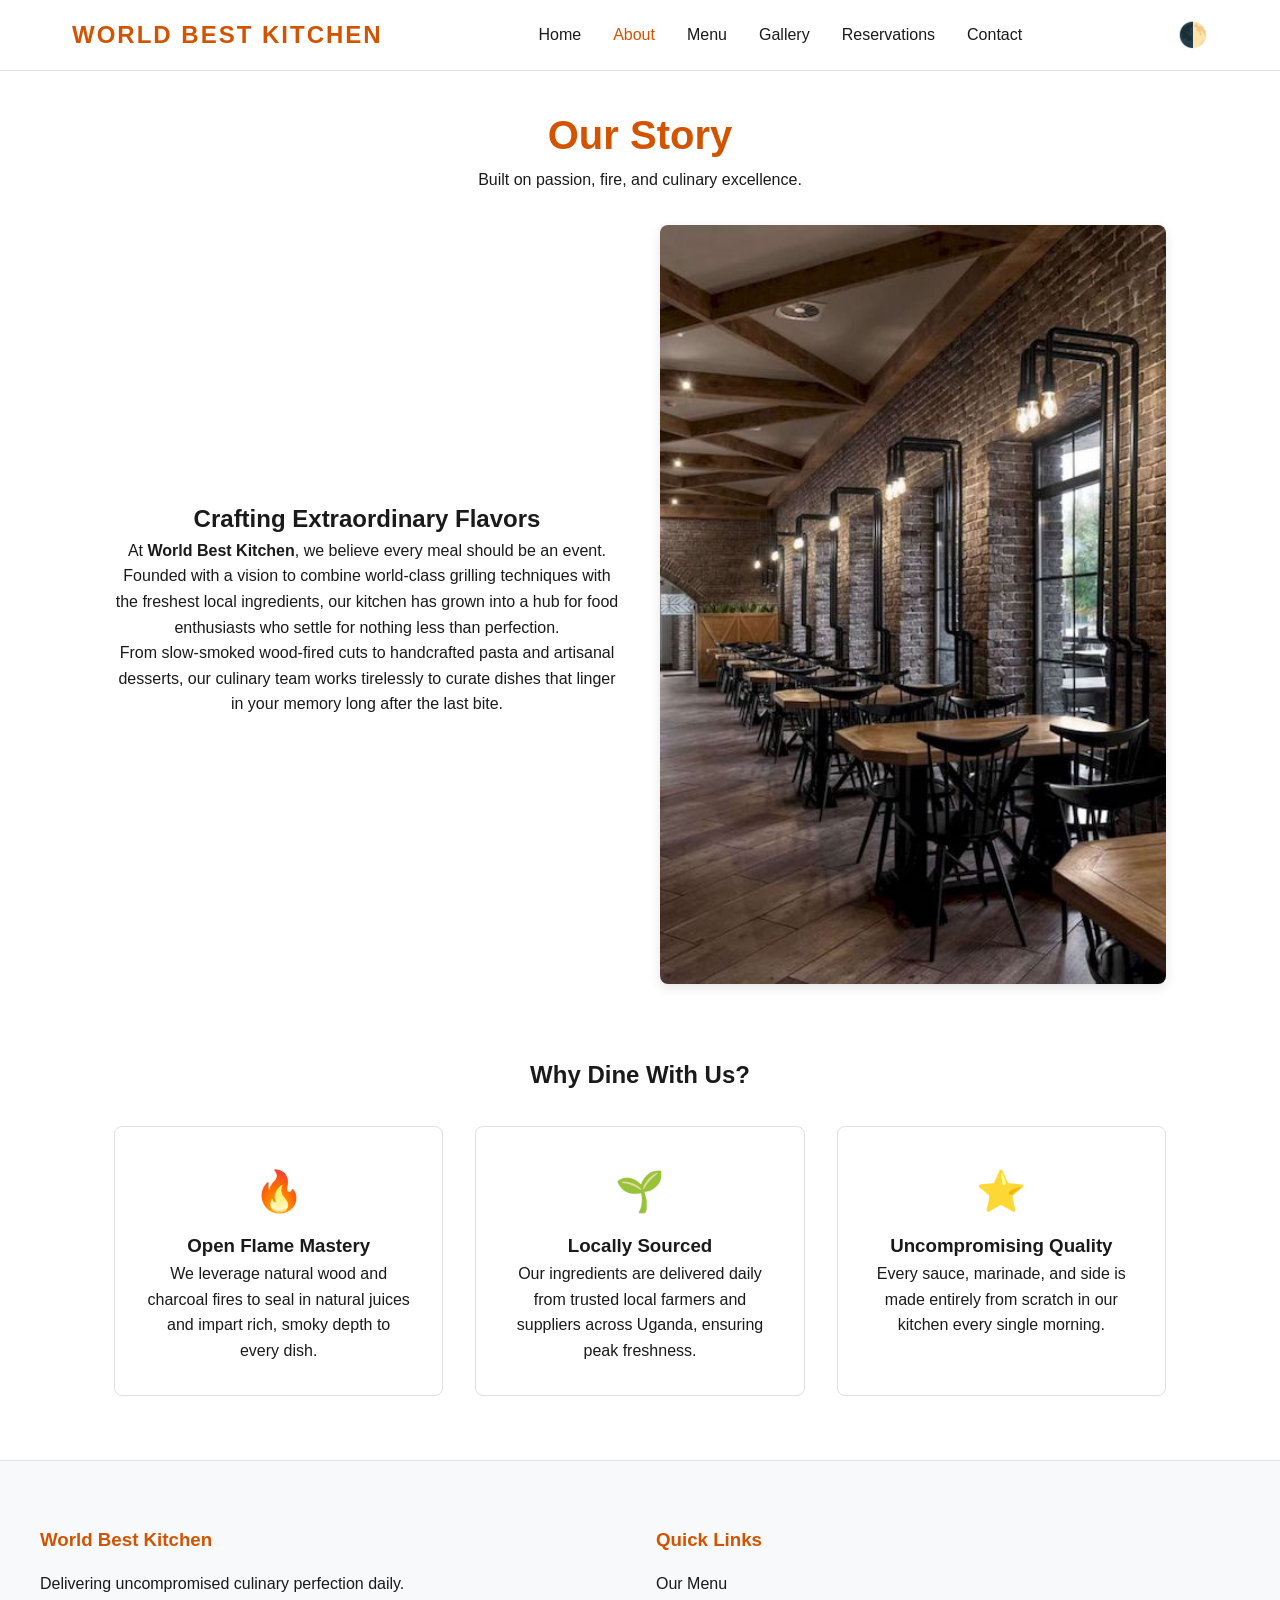
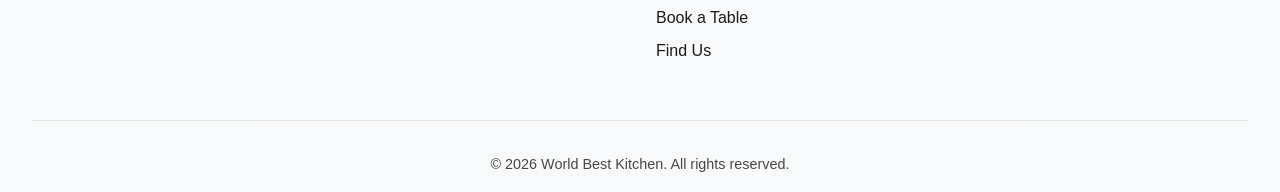
<file: about-Us.html>
<!DOCTYPE html>
<html lang="en" data-theme="light">

<head>
    <meta charset="UTF-8">
    <meta name="viewport" content="width=device-width, initial-scale=1.0">
    <title>World Best Kitchen | About Us</title>
    <link rel="stylesheet" href="styling1.css" />
</head>

<body>

    <!-- Sticky Navigation -->
    <header class="main-header">
        <div class="nav-container">
            <a href="index.html" class="logo">World Best Kitchen</a>

            <nav class="desktop-nav">
                <ul class="nav-links">
                    <li><a href="index.html">Home</a></li>
                    <li><a href="about-Us.html" class="active">About</a></li>
                    <li><a href="menu.html">Menu</a></li>
                    <li><a href="gallery.html">Gallery</a></li>
                    <li><a href="reservation.html">Reservations</a></li>
                    <li><a href="contact.html">Contact</a></li>
                </ul>
            </nav>

            <button id="theme-toggle" aria-label="Toggle Dark Mode">
                <span class="icon">🌓</span>
            </button>
            <button class="mobile-menu-btn">☰</button>
        </div>
    </header>

    <main class="content-container">
        <!-- Story Section -->
        <section class="about-hero">
            <h1>Our Story</h1>
            <p class="lead">Built on passion, fire, and culinary excellence.</p>
            <div class="story-grid">
                <div class="story-text">
                    <h2>Crafting Extraordinary Flavors</h2>
                    <p>At <strong>World Best Kitchen</strong>, we believe every meal should be an event. Founded with a
                        vision to combine world-class grilling techniques with the freshest local ingredients, our
                        kitchen has grown into a hub for food enthusiasts who settle for nothing less than perfection.
                    </p>
                    <p>From slow-smoked wood-fired cuts to handcrafted pasta and artisanal desserts, our culinary team
                        works tirelessly to curate dishes that linger in your memory long after the last bite.</p>
                </div>
                <div class="story-img">
                    <img src="images/dinning.jpeg" alt="World Best Kitchen Dining Room">
                </div>
            </div>
        </section>

        <!-- Values Grid -->
        <section class="values-section">
            <h2>Why Dine With Us?</h2>
            <div class="values-grid">
                <div class="value-card">
                    <div class="value-icon">🔥</div>
                    <h3>Open Flame Mastery</h3>
                    <p>We leverage natural wood and charcoal fires to seal in natural juices and impart rich, smoky
                        depth to every dish.</p>
                </div>
                <div class="value-card">
                    <div class="value-icon">🌱</div>
                    <h3>Locally Sourced</h3>
                    <p>Our ingredients are delivered daily from trusted local farmers and suppliers across Uganda,
                        ensuring peak freshness.</p>
                </div>
                <div class="value-card">
                    <div class="value-icon">⭐</div>
                    <h3>Uncompromising Quality</h3>
                    <p>Every sauce, marinade, and side is made entirely from scratch in our kitchen every single
                        morning.</p>
                </div>
            </div>
        </section>
    </main>

    <!-- Master Footer -->
    <footer class="main-footer">
        <div class="footer-grid">
            <div class="footer-col">
                <h3>World Best Kitchen</h3>
                <p>Delivering uncompromised culinary perfection daily.</p>
            </div>
            <div class="footer-col">
                <h3>Quick Links</h3>
                <ul>
                    <li><a href="menu.html">Our Menu</a></li>
                    <li><a href="reservation.html">Book a Table</a></li>
                    <li><a href="contact.html">Find Us</a></li>
                </ul>
            </div>
        </div>
        <div class="footer-bottom">
            <p>&copy; 2026 World Best Kitchen. All rights reserved.</p>
        </div>
    </footer>

    <script src="script.js"></script>
</body>

</html>
</file>
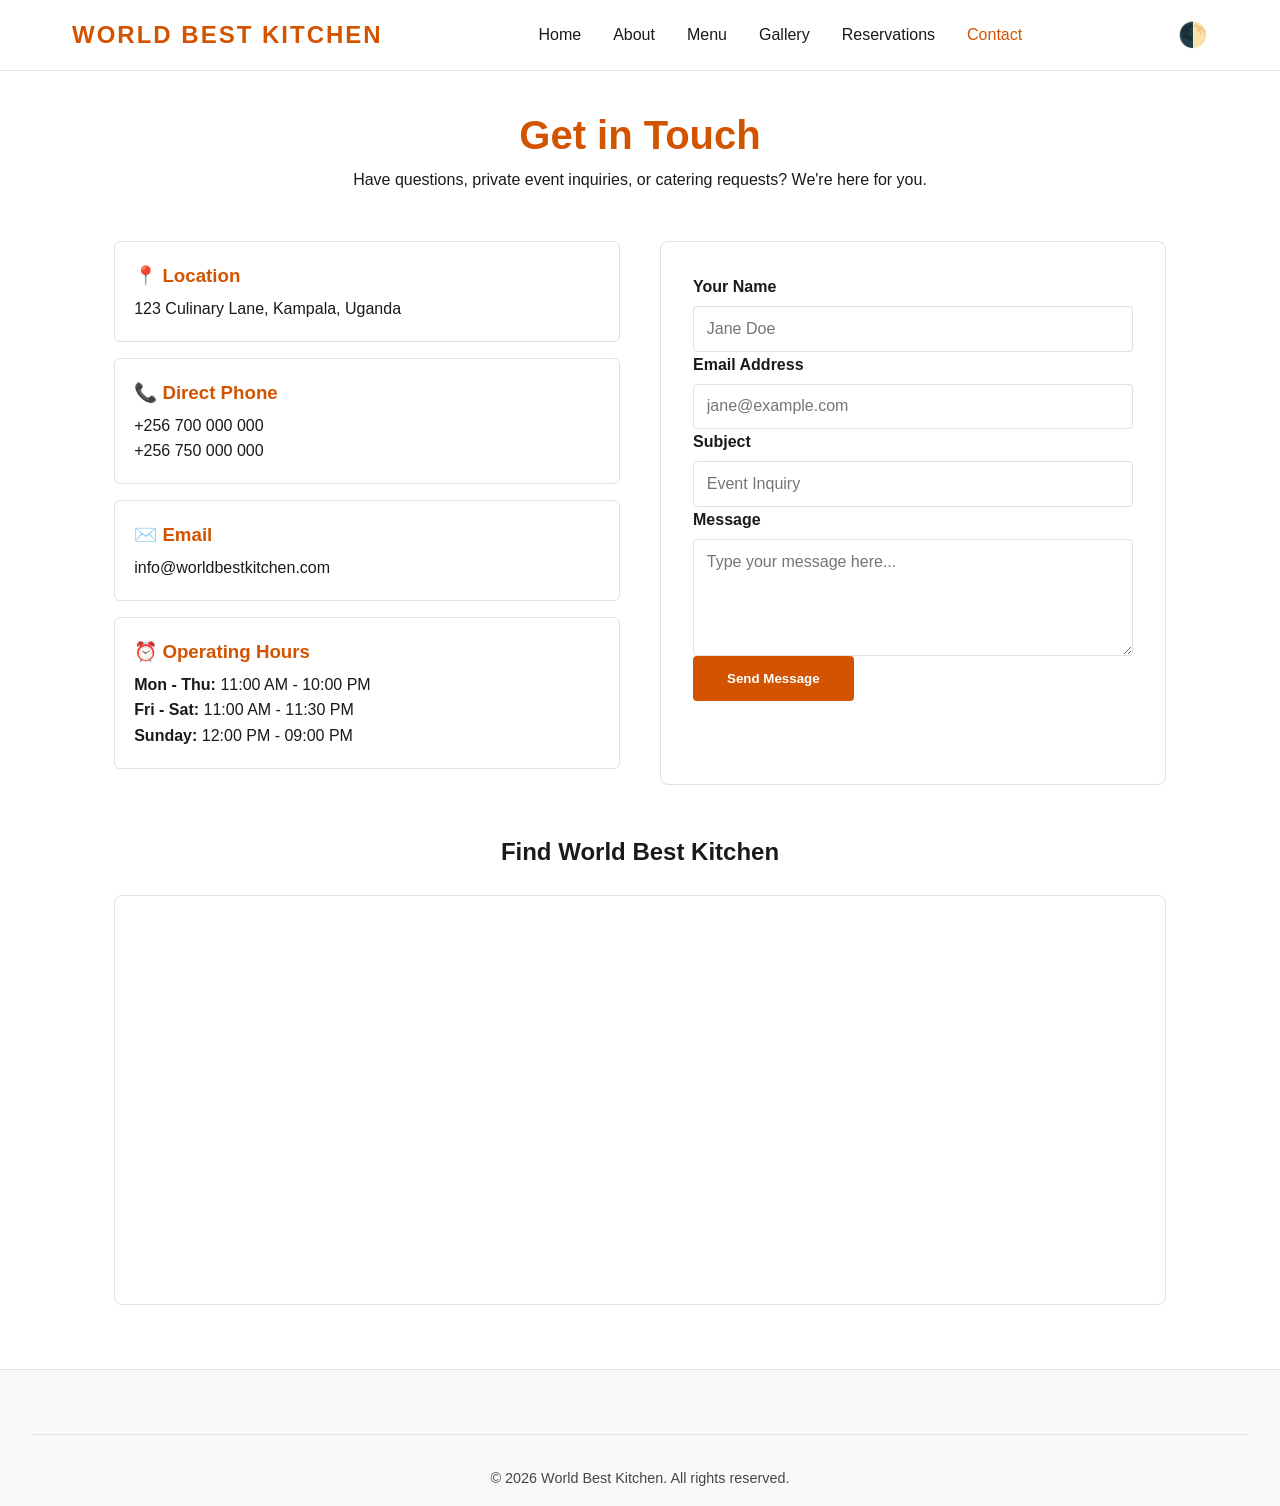
<file: contact.html>
<!DOCTYPE html>
<html lang="en" data-theme="light">

<head>
    <meta charset="UTF-8">
    <meta name="viewport" content="width=device-width, initial-scale=1.0">
    <title>World Best Kitchen | Contact Us</title>
    <link rel="stylesheet" href="./styling1.css" />
</head>

<body>

    <!-- Navigation Header -->
    <header class="main-header">
        <div class="nav-container">
            <a href="./index.html" class="logo">World Best Kitchen</a>
            <nav class="desktop-nav">
                <ul class="nav-links">
                    <li><a href="index.html">Home</a></li>
                    <li><a href="about-Us.html">About</a></li>
                    <li><a href="menu.html">Menu</a></li>
                    <li><a href="gallery.html">Gallery</a></li>
                    <li><a href="reservation.html">Reservations</a></li>
                    <li><a href="contact.html" class="active">Contact</a></li>
                </ul>
            </nav>
            <button id="theme-toggle" aria-label="Toggle Dark Mode"><span class="icon">🌓</span></button>
            <button class="mobile-menu-btn">☰</button>
        </div>
    </header>

    <main class="content-container">
        <section class="contact-hero">
            <h1>Get in Touch</h1>
            <p>Have questions, private event inquiries, or catering requests? We're here for you.</p>
        </section>

        <div class="contact-grid">
            <!-- Information Column -->
            <div class="contact-info">
                <div class="info-card">
                    <h3>📍 Location</h3>
                    <p>123 Culinary Lane, Kampala, Uganda</p>
                </div>
                <div class="info-card">
                    <h3>📞 Direct Phone</h3>
                    <p>+256 700 000 000</p>
                    <p>+256 750 000 000</p>
                </div>
                <div class="info-card">
                    <h3>✉️ Email</h3>
                    <p>info@worldbestkitchen.com</p>
                </div>
                <div class="info-card">
                    <h3>⏰ Operating Hours</h3>
                    <p><strong>Mon - Thu:</strong> 11:00 AM - 10:00 PM</p>
                    <p><strong>Fri - Sat:</strong> 11:00 AM - 11:30 PM</p>
                    <p><strong>Sunday:</strong> 12:00 PM - 09:00 PM</p>
                </div>
            </div>

            <!-- Interactive Contact Form -->
            <div class="contact-form-wrapper">
                <form id="contact-form">
                    <div class="form-group">
                        <label for="contact-name">Your Name</label>
                        <input type="text" id="contact-name" required placeholder="Jane Doe">
                    </div>
                    <div class="form-group">
                        <label for="contact-email">Email Address</label>
                        <input type="email" id="contact-email" required placeholder="jane@example.com">
                    </div>
                    <div class="form-group">
                        <label for="contact-subject">Subject</label>
                        <input type="text" id="contact-subject" required placeholder="Event Inquiry">
                    </div>
                    <div class="form-group">
                        <label for="contact-message">Message</label>
                        <textarea id="contact-message" rows="5" required
                            placeholder="Type your message here..."></textarea>
                    </div>
                    <button type="submit" class="btn btn-primary">Send Message</button>
                    <p id="form-status" class="form-status" aria-live="polite"></p>
                </form>
            </div>
        </div>

        <!-- Google Map Section -->
        <section class="map-section">
            <h2>Find World Best Kitchen</h2>
            <div class="map-container">
                <iframe
                    src="https://www.google.com/maps/embed?pb=!1m18!1m12!1m3!1d127672.26388484196!2d32.518621!3d0.317714!2m3!1f0!2f0!3f0!3m2!1i1024!2i768!4f13.1!3m3!1m2!1s0x177dbb6efd18d099%3A0x442ffed46e8c89!2sKampala%2C%20Uganda!5e0!3m2!1sen!2s!4v1700000000000!5m2!1sen!2s"
                    width="100%" height="400" style="border:0;" allowfullscreen="" loading="lazy">
                </iframe>
            </div>
        </section>
    </main>

    <!-- Footer -->
    <footer class="main-footer">
        <div class="footer-bottom">
            <p>&copy; 2026 World Best Kitchen. All rights reserved.</p>
        </div>
    </footer>

    <script src="./script.js"></script>
</body>

</html>
</file>
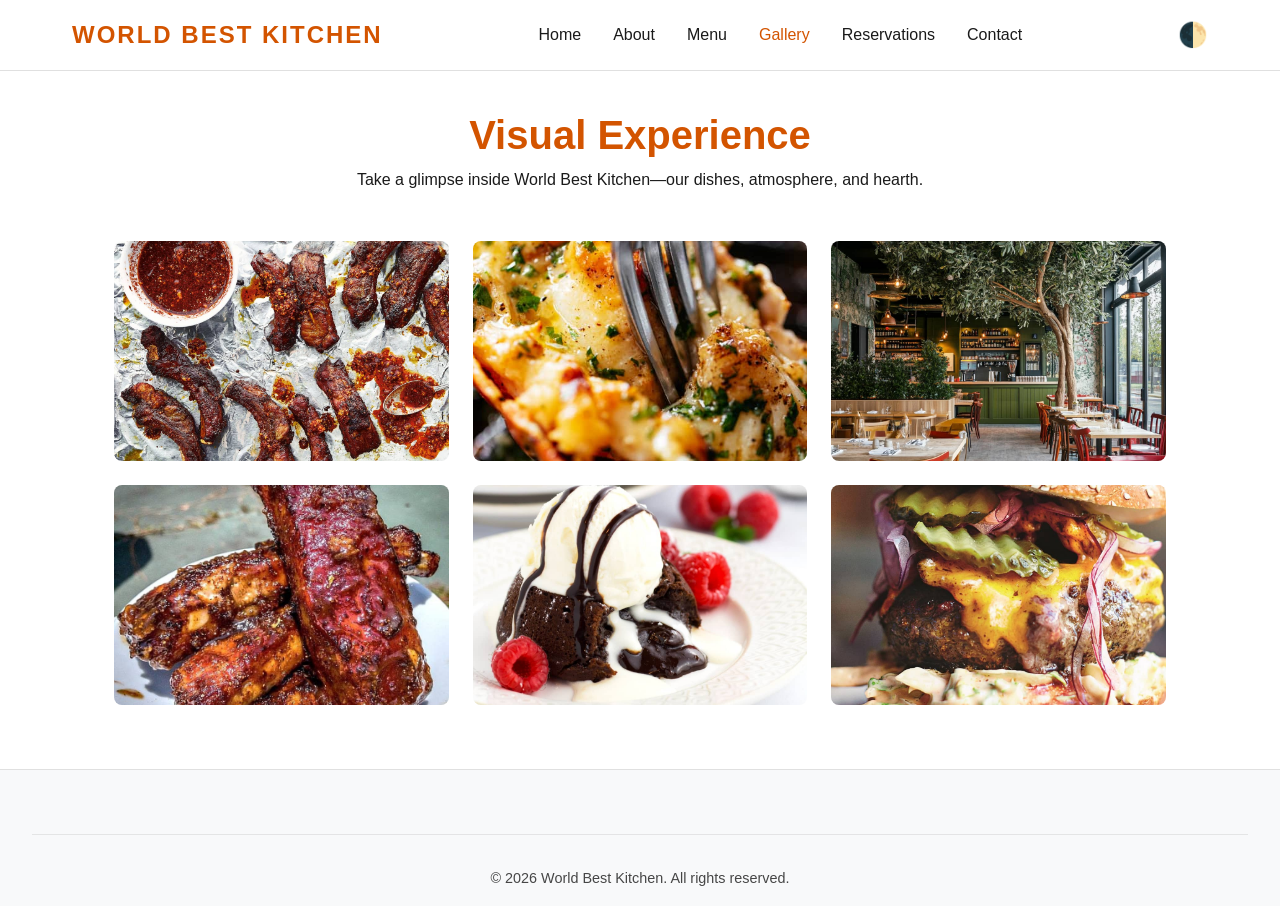
<file: gallery.html>
<!DOCTYPE html>
<html lang="en" data-theme="light">

<head>
    <meta charset="UTF-8">
    <meta name="viewport" content="width=device-width, initial-scale=1.0">
    <title>World Best Kitchen | Gallery</title>
    <link rel="stylesheet" href="styling1.css" />
</head>

<body>

    <!-- Navigation Header -->
    <header class="main-header">
        <div class="nav-container">
            <a href="index.html" class="logo">World Best Kitchen</a>
            <nav class="desktop-nav">
                <ul class="nav-links">
                    <li><a href="index.html">Home</a></li>
                    <li><a href="about-Us.html">About</a></li>
                    <li><a href="menu.html">Menu</a></li>
                    <li><a href="gallery.html" class="active">Gallery</a></li>
                    <li><a href="reservation.html">Reservations</a></li>
                    <li><a href="contact.html">Contact</a></li>
                </ul>
            </nav>
            <button id="theme-toggle" aria-label="Toggle Dark Mode"><span class="icon">🌓</span></button>
            <button class="mobile-menu-btn">☰</button>
        </div>
    </header>

    <main class="content-container">
        <section class="gallery-hero">
            <h1>Visual Experience</h1>
            <p>Take a glimpse inside World Best Kitchen—our dishes, atmosphere, and hearth.</p>
        </section>

        <!-- Gallery Grid -->
        <div class="gallery-grid" id="gallery-grid"></div>
    </main>

    <!-- Modal Lightbox (Hidden by default) -->
    <div id="image-modal" class="modal hidden">
        <span class="close-modal">&times;</span>
        <img class="modal-content" id="modal-img" alt="Enlarged gallery view">
        <div id="caption"></div>
    </div>

    <!-- Footer -->
    <footer class="main-footer">
        <div class="footer-bottom">
            <p>&copy; 2026 World Best Kitchen. All rights reserved.</p>
        </div>
    </footer>

    <script src="script.js"></script>
    <script src="gallery.js"></script>
</body>

</html>
</file>
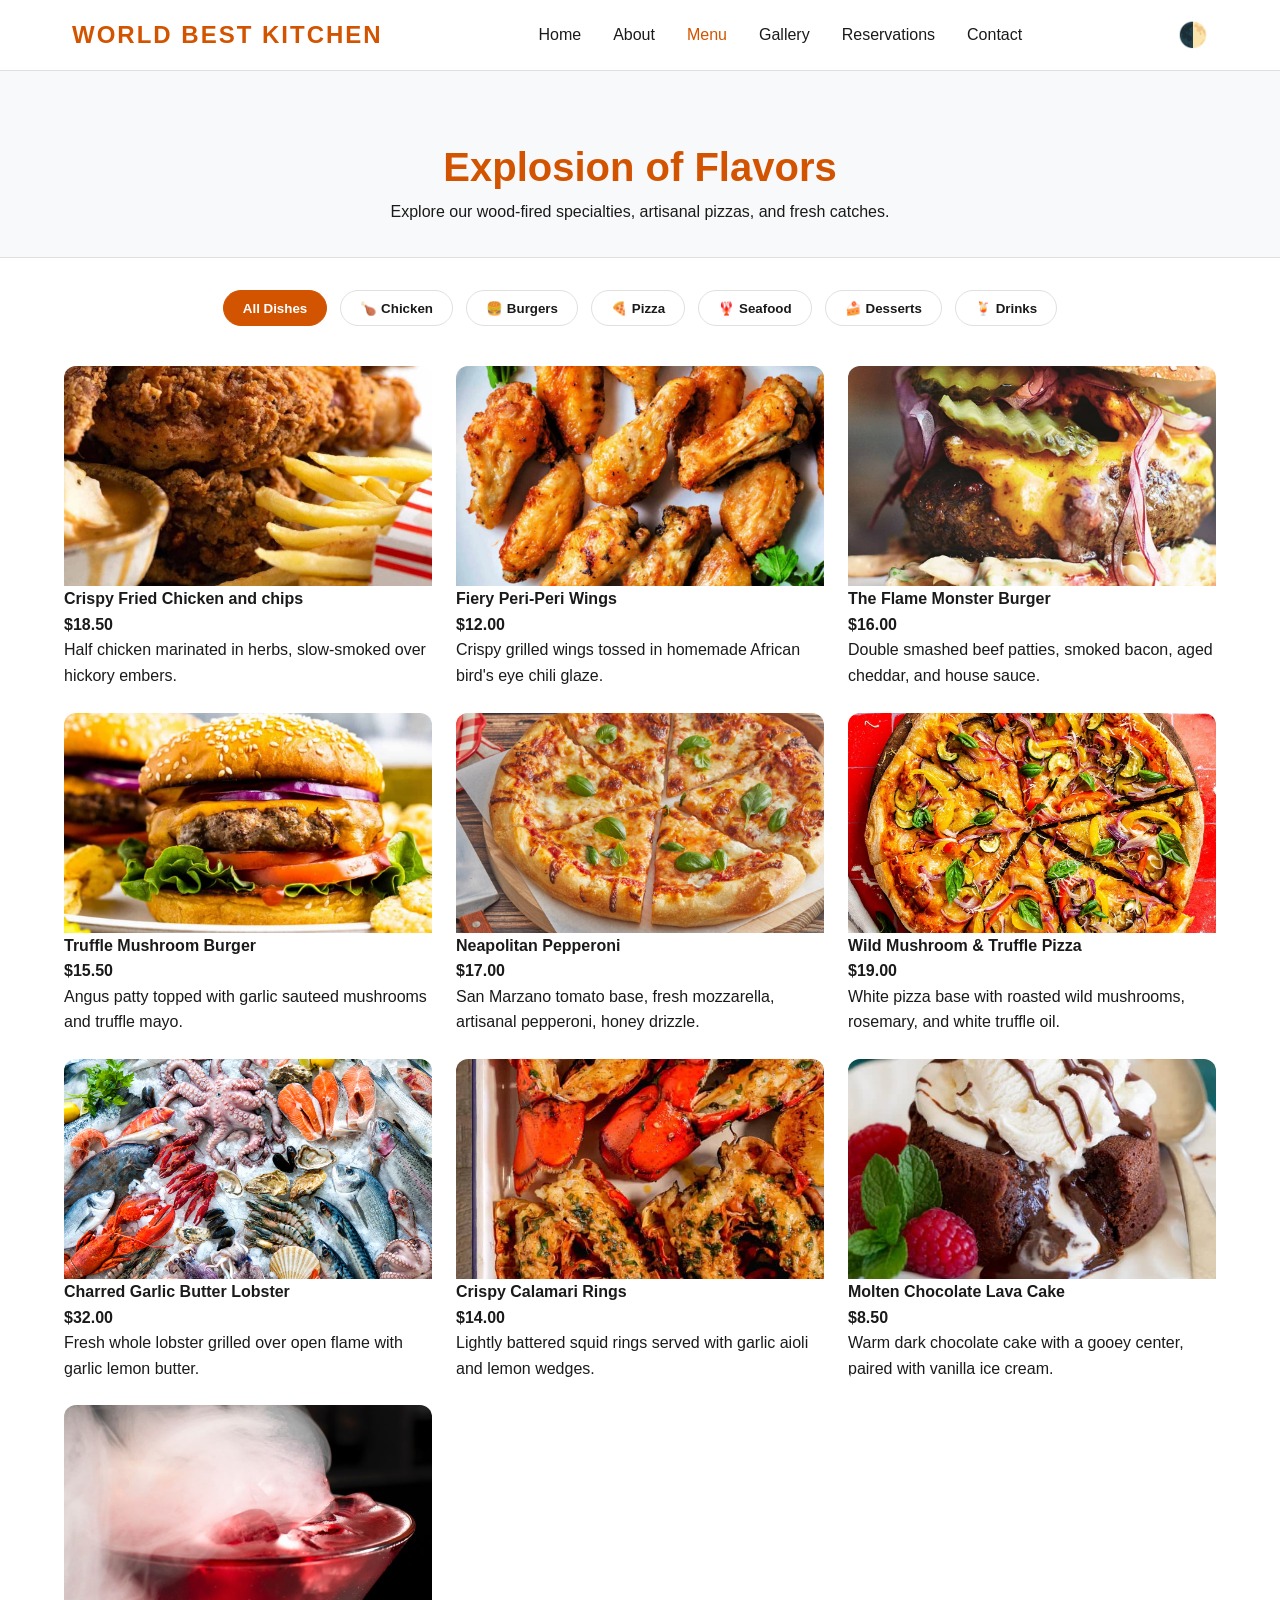
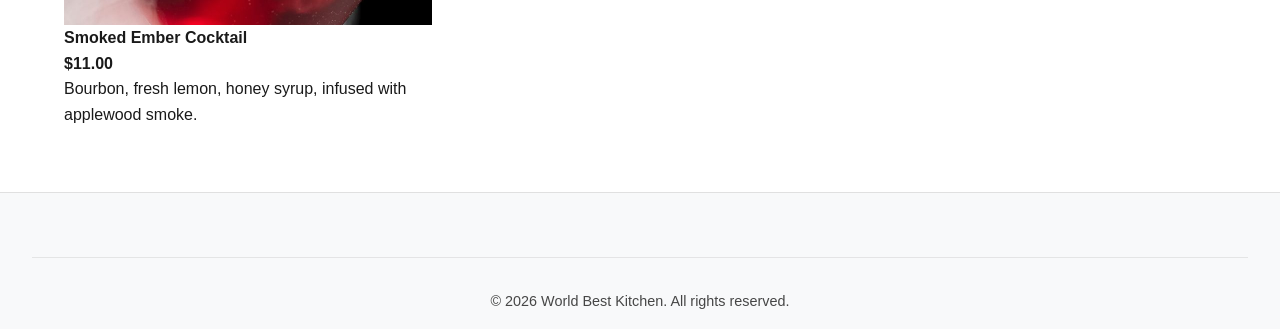
<file: menu.html>
<!DOCTYPE html>
<html lang="en" data-theme="light">

<head>
    <meta charset="UTF-8">
    <meta name="viewport" content="width=device-width, initial-scale=1.0">
    <title>World Best Kitchen | Our Menu</title>
    <link rel="stylesheet" href="./styling1.css" />
</head>

<body>

    <!-- Sticky Navigation -->
    <header class="main-header">
        <div class="nav-container">
            <a href="./index.html" class="logo">World Best Kitchen</a>

            <nav class="desktop-nav">
                <ul class="nav-links">
                    <li><a href="index.html">Home</a></li>
                    <li><a href="about-Us.html">About</a></li>
                    <li><a href="menu.html" class="active">Menu</a></li>
                    <li><a href="gallery.html">Gallery</a></li>
                    <li><a href="reservation.html">Reservations</a></li>
                    <li><a href="contact.html">Contact</a></li>
                </ul>
            </nav>

            <button id="theme-toggle" aria-label="Toggle Dark Mode">
                <span class="icon">🌓</span>
            </button>
            <button class="mobile-menu-btn">☰</button>
        </div>
    </header>

    <!-- Menu Page Header -->
    <section class="menu-hero">
        <h1>Explosion of Flavors</h1>
        <p>Explore our wood-fired specialties, artisanal pizzas, and fresh catches.</p>
    </section>

    <!-- Category Filter Buttons -->
    <section class="menu-container">
        <div class="filter-buttons btn-container">
            <button class="filter-btn active" data-category="all">All Dishes</button>
            <button class="filter-btn" data-category="chicken">🍗 Chicken</button>
            <button class="filter-btn" data-category="burgers">🍔 Burgers</button>
            <button class="filter-btn" data-category="pizza">🍕 Pizza</button>
            <button class="filter-btn" data-category="seafood">🦞 Seafood</button>
            <button class="filter-btn" data-category="desserts">🍰 Desserts</button>
            <button class="filter-btn" data-category="drinks">🍹 Drinks</button>
        </div>

        <!-- Dynamic Menu Grid (Populated by JS) -->
        <div class="menu-grid section-center" id="menu-grid">
            <!-- JavaScript will inject cards here -->
        </div>
    </section>

    <!-- Master Footer -->
    <footer class="main-footer">
        <div class="footer-bottom">
            <p>&copy; 2026 World Best Kitchen. All rights reserved.</p>
        </div>
    </footer>

    <!-- Scripts -->
    <script src="./script.js"></script>
    <script src="./menu.js"></script>
</body>

</html>
</file>
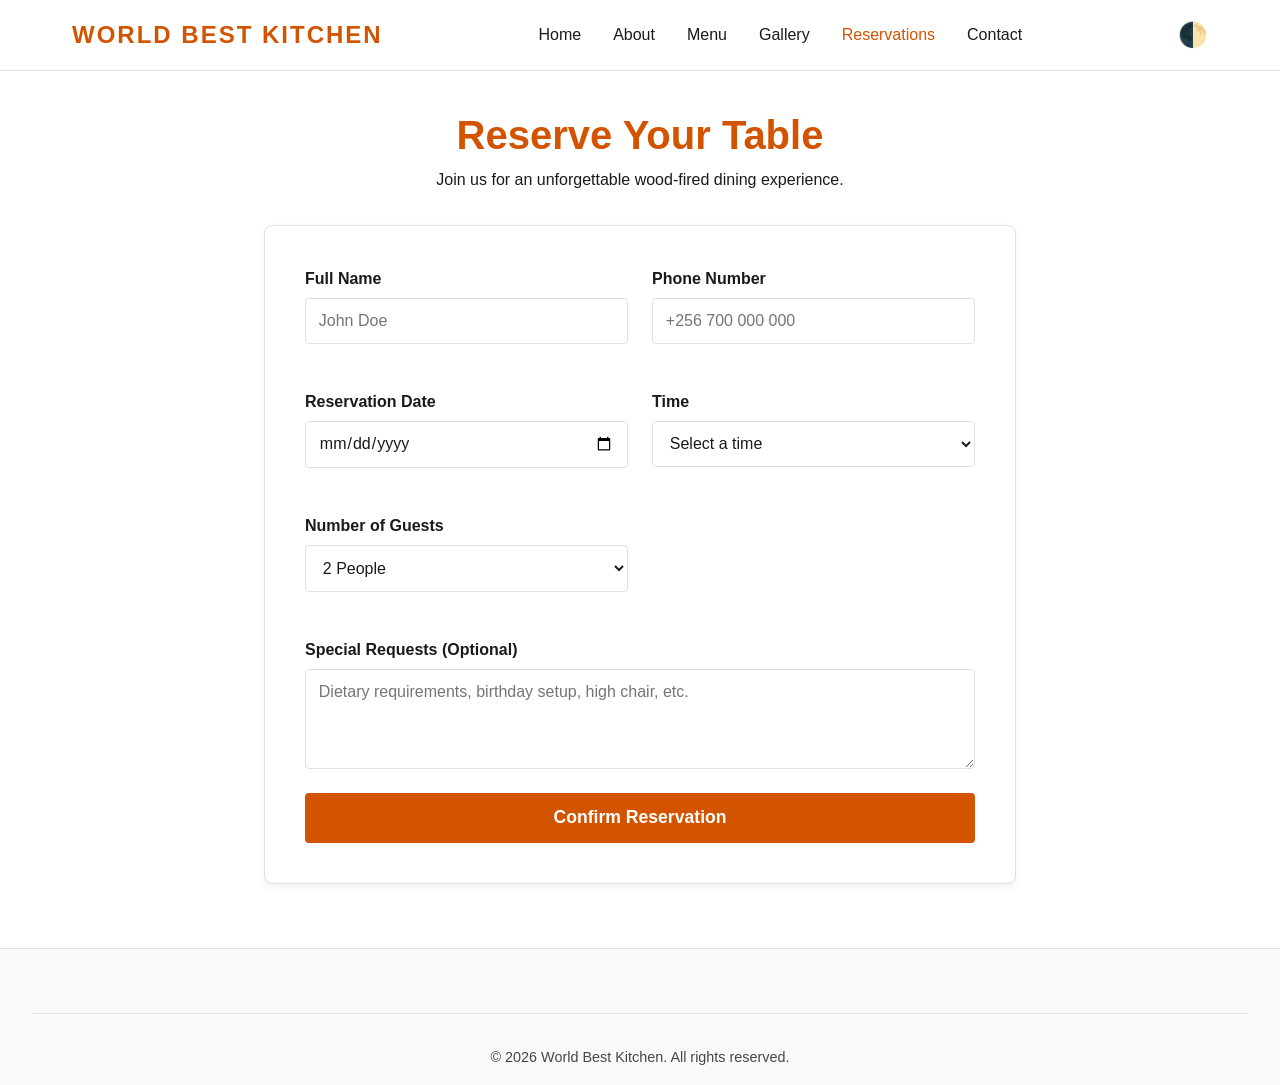
<file: reservation.html>
<!DOCTYPE html>
<html lang="en" data-theme="light">

<head>
    <meta charset="UTF-8">
    <meta name="viewport" content="width=device-width, initial-scale=1.0">
    <title>World's Best Kitchen | Book a Table</title>
    <link rel="stylesheet" href="styling1.css" />
</head>

<body>

    <!-- Sticky Navigation -->
    <header class="main-header">
        <div class="nav-container">
            <a href="index.html" class="logo">World Best Kitchen</a>

            <nav class="desktop-nav">
                <ul class="nav-links">
                    <li><a href="index.html">Home</a></li>
                    <li><a href="about-Us.html">About</a></li>
                    <li><a href="menu.html">Menu</a></li>
                    <li><a href="gallery.html">Gallery</a></li>
                    <li><a href="reservation.html" class="active">Reservations</a></li>
                    <li><a href="contact.html">Contact</a></li>
                </ul>
            </nav>

            <button id="theme-toggle" aria-label="Toggle Dark Mode">
                <span class="icon">🌓</span>
            </button>
            <button class="mobile-menu-btn">☰</button>
        </div>
    </header>

    <!-- Reservation Header & Form -->
    <main class="reservation-container">
        <section class="reservation-hero">
            <h1>Reserve Your Table</h1>
            <p>Join us for an unforgettable wood-fired dining experience.</p>
        </section>

        <section class="form-wrapper">
            <!-- Confirmation banner (hidden by default) -->
            <div id="booking-alert" class="alert hidden"></div>

            <form id="reservation-form" novalidate>
                <div class="form-grid">
                    <div class="form-group">
                        <label for="full-name">Full Name </label>
                        <input type="text" id="full-name" placeholder="John Doe" required>
                        <small class="error-msg"></small>
                    </div>

                    <div class="form-group">
                        <label for="phone">Phone Number </label>
                        <input type="tel" id="phone" placeholder="+256 700 000 000" required>
                        <small class="error-msg"></small>
                    </div>

                    <div class="form-group">
                        <label for="date">Reservation Date </label>
                        <input type="date" id="date" required>
                        <small class="error-msg"></small>
                    </div>

                    <div class="form-group">
                        <label for="time">Time </label>
                        <select id="time" required>
                            <option value="">Select a time</option>
                            <option value="12:00 PM">12:00 PM (Lunch)</option>
                            <option value="02:00 PM">02:00 PM (Lunch)</option>
                            <option value="06:00 PM">06:00 PM (Dinner)</option>
                            <option value="08:00 PM">08:00 PM (Dinner)</option>
                            <option value="10:00 PM">10:00 PM (Late Night)</option>
                        </select>
                        <small class="error-msg"></small>
                    </div>

                    <div class="form-group">
                        <label for="guests">Number of Guests </label>
                        <select id="guests" required>
                            <option value="1">1 Person</option>
                            <option value="2" selected>2 People</option>
                            <option value="4">4 People</option>
                            <option value="6">6 People</option>
                            <option value="8+">8+ People (Large Group)</option>
                        </select>
                        <small class="error-msg"></small>
                    </div>

                    <div class="form-group full-width">
                        <label for="special-requests">Special Requests (Optional)</label>
                        <textarea id="special-requests" rows="4"
                            placeholder="Dietary requirements, birthday setup, high chair, etc."></textarea>
                    </div>
                </div>

                <button type="submit" class="btn btn-primary submit-btn">Confirm Reservation</button>
            </form>
        </section>
    </main>

    <!-- Master Footer -->
    <footer class="main-footer">
        <div class="footer-bottom">
            <p>&copy; 2026 World Best Kitchen. All rights reserved.</p>
        </div>
    </footer>

    <!-- Scripts -->
    <script src="script.js"></script>
    <script src="reservation.js"></script>
</body>

</html>
</file>
<file: styling1.css>
/* --- CSS Variables for Theming --- */
:root[data-theme="light"] {
    --bg-color: #ffffff;
    --text-color: #1a1a1a;
    --nav-bg: rgba(255, 255, 255, 0.95);
    --border-color: #e0e0e0;
    --primary-accent: #d35400;
    /* Burnt Orange/Flame */
    --primary-hover: #e67e22;
    --footer-bg: #f8f9fa;
}

:root[data-theme="dark"] {
    --bg-color: #121212;
    --text-color: #f5f5f5;
    --nav-bg: rgba(18, 18, 18, 0.95);
    --border-color: #333333;
    --primary-accent: #e67e22;
    --primary-hover: #d35400;
    --footer-bg: #0a0a0a;
}

/* --- Global Reset --- */
* {
    margin: 0;
    padding: 0;
    box-sizing: border-box;
    font-family: 'Helvetica Neue', Arial, sans-serif;
}

body {
    background-color: var(--bg-color);
    color: var(--text-color);
    transition: background-color 0.3s, color 0.3s;
    line-height: 1.6;
}

a {
    text-decoration: none;
    color: inherit;
}

ul {
    list-style: none;
}

/* --- Sticky Navigation --- */
.main-header {
    position: sticky;
    top: 0;
    width: 100%;
    background-color: var(--nav-bg);
    backdrop-filter: blur(10px);
    border-bottom: 1px solid var(--border-color);
    z-index: 1000;
    transition: background-color 0.3s;
}

.nav-container {
    display: flex;
    justify-content: space-between;
    align-items: center;
    max-width: 1200px;
    margin: 0 auto;
    padding: 1rem 2rem;
    position: relative;
}

.logo {
    font-size: 1.5rem;
    font-weight: 700;
    color: var(--primary-accent);
    text-transform: uppercase;
    letter-spacing: 2px;
}

.nav-links {
    display: flex;
    gap: 2rem;
}

.nav-links a {
    font-weight: 500;
    transition: color 0.2s;
}

.nav-links a:hover,
.nav-links a.active {
    color: var(--primary-accent);
}

#theme-toggle,
.mobile-menu-btn {
    background: none;
    border: none;
    font-size: 1.5rem;
    cursor: pointer;
    color: var(--text-color);
}

.mobile-menu-btn {
    display: none;
    /* Hidden on desktop */
}

.mobile-nav {
    display: none;
}

.mobile-nav.open {
    display: block;
    position: absolute;
    top: 100%;
    left: 0;
    right: 0;
    background-color: var(--nav-bg);
    border-top: 1px solid var(--border-color);
    padding: 1rem 1.5rem 1.25rem;
    box-shadow: 0 10px 20px rgba(0, 0, 0, 0.08);
}

.mobile-nav-links {
    display: flex;
    flex-direction: column;
    gap: 0.75rem;
}

.mobile-nav-links a {
    display: block;
    padding: 0.4rem 0;
    font-weight: 600;
}

/* --- Hero Section --- */
.hero {
    height: 100vh;
    background: linear-gradient(rgba(0, 0, 0, 0.45), rgba(0, 0, 0, 0.55)), url('images/hero-kitchen.svg') center/cover no-repeat;
    position: relative;
    margin-top: -70px;
    /* Pull up under transparent sticky nav if desired, adjust as needed */
}

.hero-overlay {
    background: rgba(0, 0, 0, 0.6);
    height: 100%;
    display: flex;
    align-items: center;
    justify-content: center;
    text-align: center;
    padding: 0 1rem;
}

.hero-content h1 {
    color: #ffffff;
    font-size: 4rem;
    margin-bottom: 1rem;
    text-transform: uppercase;
}

.hero-content p {
    color: #f5f5f5;
    font-size: 1.2rem;
    margin-bottom: 2rem;
}

.hero-actions {
    display: flex;
    gap: 1rem;
    justify-content: center;
}

.btn {
    padding: 0.8rem 2rem;
    border-radius: 4px;
    font-weight: bold;
    cursor: pointer;
    transition: background-color 0.2s, transform 0.1s;
}

.btn:active {
    transform: scale(0.98);
}

.btn-primary {
    background-color: var(--primary-accent);
    color: #fff;
    border: 2px solid var(--primary-accent);
}

.btn-primary:hover {
    background-color: var(--primary-hover);
}

.btn-secondary {
    background-color: transparent;
    color: #fff;
    border: 2px solid #fff;
}

.btn-secondary:hover {
    background-color: #fff;
    color: #000;
}

/* --- Footer --- */
.main-footer {
    background-color: var(--footer-bg);
    border-top: 1px solid var(--border-color);
    padding: 4rem 2rem 1rem;
    margin-top: 4rem;
}

.footer-grid {
    display: grid;
    grid-template-columns: repeat(auto-fit, minmax(250px, 1fr));
    gap: 2rem;
    max-width: 1200px;
    margin: 0 auto 3rem;
}

.footer-col h3 {
    margin-bottom: 1rem;
    color: var(--primary-accent);
}

.footer-col ul li {
    margin-bottom: 0.5rem;
}

.newsletter-form {
    display: flex;
    gap: 0.5rem;
}

.newsletter-form input {
    padding: 0.5rem;
    border: 1px solid var(--border-color);
    background: var(--bg-color);
    color: var(--text-color);
    border-radius: 4px;
}

.newsletter-form button {
    padding: 0.5rem 1rem;
    background: var(--primary-accent);
    color: #fff;
    border: none;
    border-radius: 4px;
    cursor: pointer;
}

.footer-bottom {
    text-align: center;
    padding-top: 2rem;
    border-top: 1px solid var(--border-color);
    font-size: 0.9rem;
    opacity: 0.8;
}

/* Responsive basics */
@media (max-width: 768px) {
    .nav-links {
        display: none;
    }

    .mobile-menu-btn {
        display: block;
    }

    .hero-content h1 {
        font-size: 2.5rem;
    }
}

/* --- Menu Page Styling --- */
.menu-hero {
    text-align: center;
    padding: 4rem 1rem 2rem;
    background-color: var(--footer-bg);
    border-bottom: 1px solid var(--border-color);
}

.menu-hero h1 {
    font-size: 2.5rem;
    color: var(--primary-accent);
}

.menu-container {
    max-width: 1200px;
    margin: 2rem auto;
    padding: 0 1.5rem;
}

/* Category Filter Bar */
.filter-buttons {
    display: flex;
    justify-content: center;
    flex-wrap: wrap;
    gap: 0.8rem;
    margin-bottom: 2.5rem;
}

.filter-btn {
    padding: 0.6rem 1.2rem;
    border: 1px solid var(--border-color);
    background: var(--bg-color);
    color: var(--text-color);
    border-radius: 20px;
    cursor: pointer;
    font-weight: 600;
    transition: all 0.2s ease;
}

.filter-btn:hover,
.filter-btn.active {
    background: var(--primary-accent);
    color: #ffffff;
    border-color: var(--primary-accent);
}

/* Menu Item Grid */
.menu-grid {
    display: grid;
    grid-template-columns: repeat(auto-fit, minmax(280px, 1fr));
    gap: 1.5rem;
}

.menu-item {
    overflow: hidden;
    border-radius: 0.75rem;
}

.menu-item img {
    width: 100%;
    height: 220px;
    object-fit: cover;
    display: block;
}

.menu-card {
    background-color: var(--bg-color);
    border: 1px solid var(--border-color);
    border-radius: 8px;
    overflow: hidden;
    box-shadow: 0 4px 6px rgba(0, 0, 0, 0.05);
    transition: transform 0.2s;
}

.menu-card:hover {
    transform: translateY(-4px);
}

.menu-card img {
    width: 100%;
    height: 200px;
    object-fit: cover;
}

.menu-card-content {
    padding: 1.2rem;
}

.menu-card-header {
    display: flex;
    justify-content: space-between;
    align-items: center;
    margin-bottom: 0.5rem;
}

.menu-card-title {
    font-size: 1.2rem;
    font-weight: bold;
}

.menu-card-price {
    color: var(--primary-accent);
    font-weight: bold;
    font-size: 1.1rem;
}

.menu-card-desc {
    font-size: 0.9rem;
    opacity: 0.8;
}

/* --- Reservation Styling --- */
.reservation-container {
    max-width: 800px;
    margin: 2rem auto 4rem;
    padding: 0 1.5rem;
}

.reservation-hero {
    text-align: center;
    margin-bottom: 2rem;
}

.reservation-hero h1 {
    font-size: 2.5rem;
    color: var(--primary-accent);
}

.form-wrapper {
    background-color: var(--bg-color);
    border: 1px solid var(--border-color);
    padding: 2.5rem;
    border-radius: 8px;
    box-shadow: 0 4px 10px rgba(0, 0, 0, 0.05);
}

.form-grid {
    display: grid;
    grid-template-columns: repeat(auto-fit, minmax(280px, 1fr));
    gap: 1.5rem;
    margin-bottom: 1.5rem;
}

.form-group {
    display: flex;
    flex-direction: column;
}

.form-group.full-width {
    grid-column: 1 / -1;
}

.form-group label {
    font-weight: 600;
    margin-bottom: 0.4rem;
}

.form-group input,
.form-group select,
.form-group textarea {
    padding: 0.8rem;
    border: 1px solid var(--border-color);
    border-radius: 4px;
    background-color: var(--bg-color);
    color: var(--text-color);
    font-size: 1rem;
    transition: border-color 0.2s;
}

.form-group input:focus,
.form-group select:focus,
.form-group textarea:focus {
    outline: none;
    border-color: var(--primary-accent);
}

.form-group.error input,
.form-group.error select {
    border-color: #e74c3c;
}

.error-msg {
    color: #e74c3c;
    font-size: 0.85rem;
    margin-top: 0.3rem;
    min-height: 1.2em;
}

.submit-btn {
    width: 100%;
    font-size: 1.1rem;
}

/* Alert Notification */
.alert {
    padding: 1rem;
    border-radius: 4px;
    margin-bottom: 1.5rem;
    font-weight: 600;
    text-align: center;
}

.alert.success {
    background-color: #d4edda;
    color: #155724;
    border: 1px solid #c3e6cb;
}

.alert.hidden {
    display: none;
}

/* --- About & Contact Layout --- */
.content-container {
    max-width: 1100px;
    margin: 2rem auto 4rem;
    padding: 0 1.5rem;
}

.about-hero,
.gallery-hero,
.contact-hero {
    text-align: center;
    margin-bottom: 3rem;
}

.about-hero h1,
.gallery-hero h1,
.contact-hero h1 {
    font-size: 2.5rem;
    color: var(--primary-accent);
}

.story-grid {
    display: grid;
    grid-template-columns: repeat(auto-fit, minmax(320px, 1fr));
    gap: 2.5rem;
    align-items: center;
    margin-top: 2rem;
}

.story-img img {
    width: 100%;
    border-radius: 8px;
    box-shadow: 0 4px 12px rgba(0, 0, 0, 0.1);
}

.values-section {
    margin-top: 4rem;
    text-align: center;
}

.values-grid {
    display: grid;
    grid-template-columns: repeat(auto-fit, minmax(250px, 1fr));
    gap: 2rem;
    margin-top: 2rem;
}

.value-card {
    background: var(--bg-color);
    border: 1px solid var(--border-color);
    padding: 2rem;
    border-radius: 8px;
}

.value-icon {
    font-size: 2.5rem;
    margin-bottom: 0.5rem;
}

/* --- Gallery & Modal Lightbox --- */
.gallery-grid {
    display: grid;
    grid-template-columns: repeat(auto-fit, minmax(280px, 1fr));
    gap: 1.5rem;
}

.gallery-item {
    position: relative;
    overflow: hidden;
    border-radius: 8px;
    cursor: pointer;
    height: 220px;
}

.gallery-item img {
    width: 100%;
    height: 100%;
    object-fit: cover;
    transition: transform 0.3s;
}

.gallery-item:hover img {
    transform: scale(1.08);
}

.gallery-item .overlay {
    position: absolute;
    inset: 0;
    background: rgba(0, 0, 0, 0.4);
    color: #fff;
    display: flex;
    justify-content: center;
    align-items: center;
    opacity: 0;
    transition: opacity 0.3s;
    font-weight: bold;
}

.gallery-item:hover .overlay {
    opacity: 1;
}

/* Modal Popup */
.modal {
    position: fixed;
    z-index: 2000;
    inset: 0;
    background-color: rgba(0, 0, 0, 0.85);
    display: flex;
    flex-direction: column;
    justify-content: center;
    align-items: center;
}

.modal.hidden {
    display: none;
}

.modal-content {
    max-width: 80%;
    max-height: 75vh;
    border-radius: 6px;
}

.close-modal {
    position: absolute;
    top: 20px;
    right: 35px;
    color: #fff;
    font-size: 40px;
    font-weight: bold;
    cursor: pointer;
}

#caption {
    color: #ccc;
    margin-top: 1rem;
    font-size: 1.1rem;
}

/* --- Contact Page --- */
.contact-grid {
    display: grid;
    grid-template-columns: repeat(auto-fit, minmax(300px, 1fr));
    gap: 2.5rem;
    margin-bottom: 3rem;
}

.info-card {
    background: var(--bg-color);
    border: 1px solid var(--border-color);
    padding: 1.2rem;
    border-radius: 6px;
    margin-bottom: 1rem;
}

.info-card h3 {
    color: var(--primary-accent);
    margin-bottom: 0.3rem;
}

.contact-form-wrapper {
    background: var(--bg-color);
    border: 1px solid var(--border-color);
    padding: 2rem;
    border-radius: 8px;
}

.map-section {
    margin-top: 3rem;
    text-align: center;
}

.map-container {
    margin-top: 1.5rem;
    border-radius: 8px;
    overflow: hidden;
    border: 1px solid var(--border-color);
}
</file>
